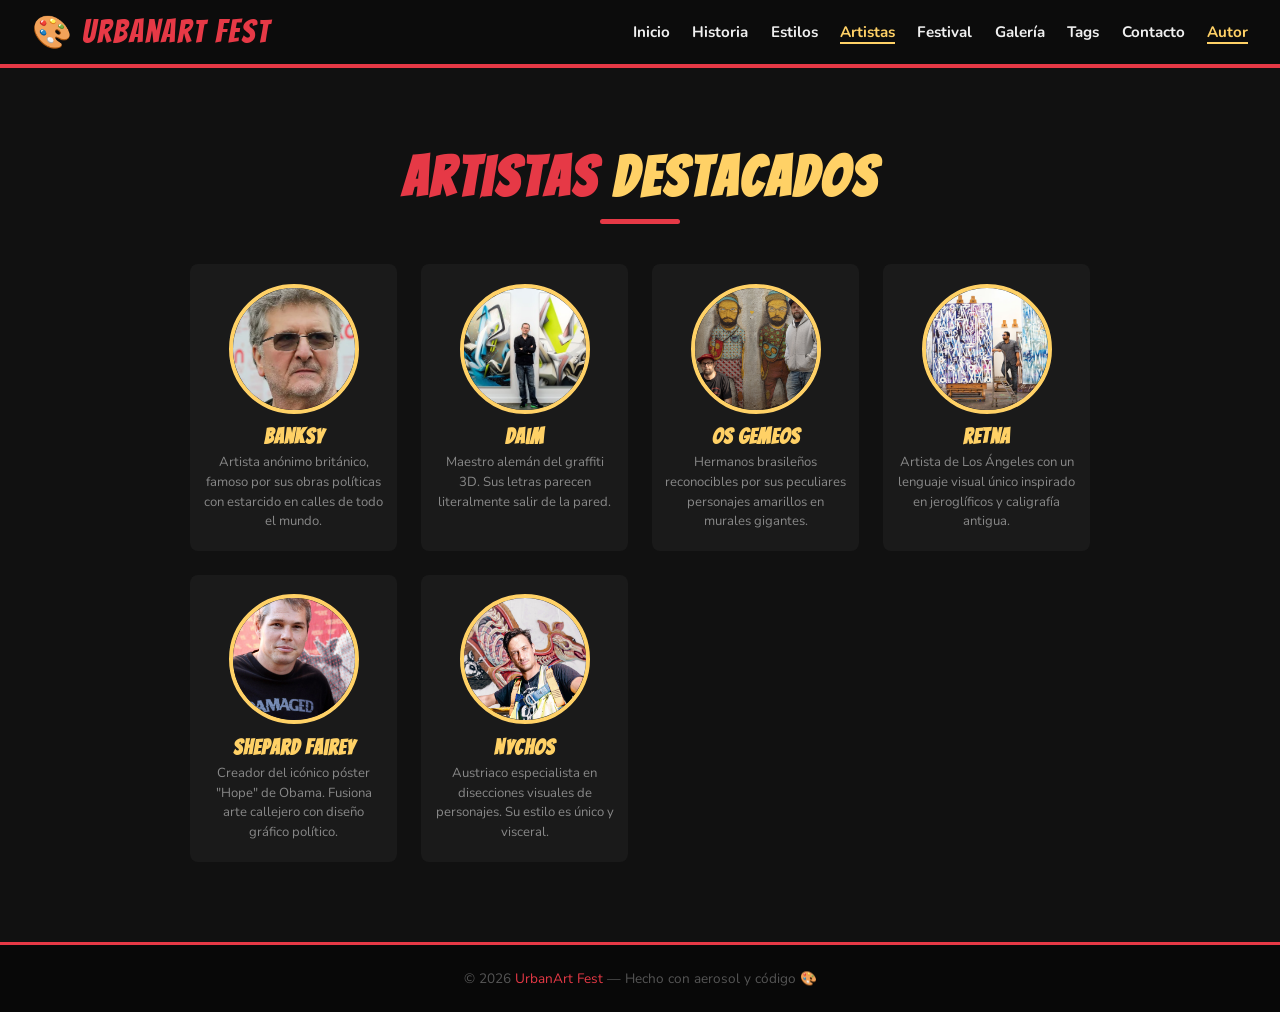
<file: artistas.html>
<!DOCTYPE html>
<html lang="es">
<head>
  <meta charset="UTF-8" />
  <meta name="viewport" content="width=device-width, initial-scale=1.0" />
  <title>UrbanArt Fest 2026 — Artistas</title>
  <link rel="preconnect" href="https://fonts.googleapis.com" />
  <link rel="preconnect" href="https://fonts.gstatic.com" crossorigin />
  <link href="https://fonts.googleapis.com/css2?family=Bangers&family=Nunito:wght@400;700&display=swap" rel="stylesheet" />
  <link rel="stylesheet" href="estilos.css" />
</head>
<body>

  <nav>
    <a class="logo" href="index.html">🎨 UrbanArt Fest</a>
    <ul class="nav-links">
      <li><a href="index.html"                >Inicio</a></li>
      <li><a href="historia.html"             >Historia</a></li>
      <li><a href="estilos.html"              >Estilos</a></li>
      <li><a href="artistas.html" class="activo">Artistas</a></li>
      <li><a href="festival.html"             >Festival</a></li>
      <li><a href="galeria.html"              >Galería</a></li>
      <li><a href="tags.html"                 >Tags</a></li>
      <li><a href="contacto.html"             >Contacto</a></li>
      <li><a href="autor.html" class="activo">Autor</a></li>
    </ul>
  </nav>

  <section style="background:#111111;">
    <h2 class="section-title"><span>Artistas</span> Destacados</h2>
    <div class="divider"></div>

    <div class="artistas-grid">

      <div class="artista-card">
        
        <img src="./img/banksy-paso-mito-under-figura.jpg" alt="Banksy" class="artista-foto" />
        <h3>Banksy</h3>
        <p>Artista anónimo británico, famoso por sus obras políticas con estarcido en calles de todo el mundo.</p>
      </div>

      <div class="artista-card">
        
        <img src="./img/graffiti-artist-mirko-reisser-daim-poses-next-440nw-9760115f.jpg" alt="Daim" class="artista-foto" />
        <h3>Daim</h3>
        <p>Maestro alemán del graffiti 3D. Sus letras parecen literalmente salir de la pared.</p>
      </div>

      <div class="artista-card">
        
        <img src="./img/27osgemeos-artists-brazil-kmtz-mediumSquareAt3X-v2.jpg" alt="Os Gemeos" class="artista-foto" />
        <h3>Os Gemeos</h3>
        <p>Hermanos brasileños reconocibles por sus peculiares personajes amarillos en murales gigantes.</p>
      </div>

      <div class="artista-card">
        
        <img src="./img/3ccebb1f8c02af6224fe6760b17e16ec.jpg" alt="Retna" class="artista-foto" />
        <h3>Retna</h3>
        <p>Artista de Los Ángeles con un lenguaje visual único inspirado en jeroglíficos y caligrafía antigua.</p>
      </div>

      <div class="artista-card">
        
        <img src="./img/960px-Shepard-fairey-2011-westhollywood.jpg" alt="Shepard Fairey" class="artista-foto" />
        <h3>Shepard Fairey</h3>
        <p>Creador del icónico póster "Hope" de Obama. Fusiona arte callejero con diseño gráfico político.</p>
      </div>

      <div class="artista-card">
        
        <img src="./img/13943379_XXL.jpg" alt="Nychos" class="artista-foto" />
        <h3>Nychos</h3>
        <p>Austriaco especialista en disecciones visuales de personajes. Su estilo es único y visceral.</p>
      </div>

    </div>
  </section>

  <footer>
    <p>© 2026 <span>UrbanArt Fest</span> — Hecho con aerosol y código 🎨</p>
  </footer>

</body>
</html>
</file>
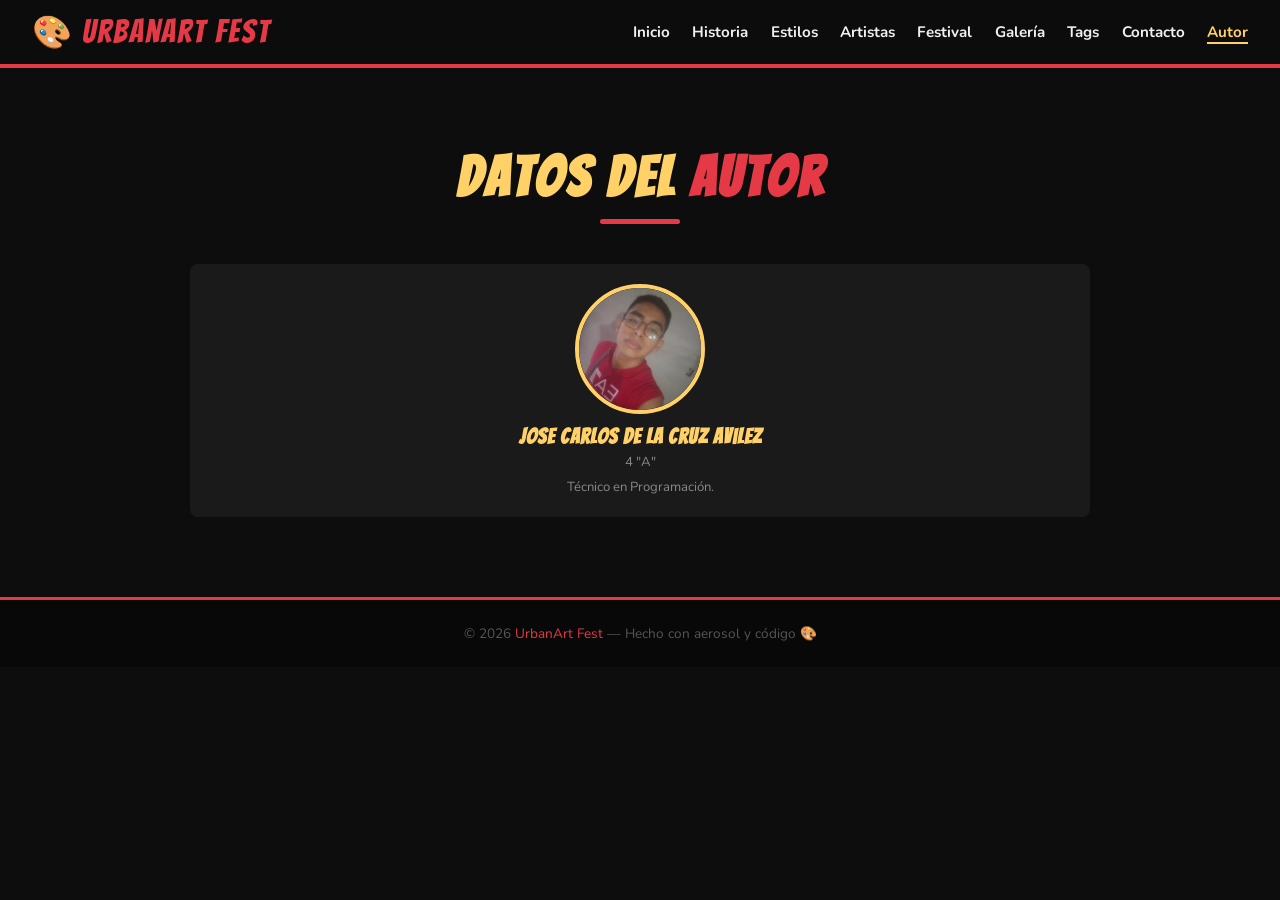
<file: autor.html>
<!DOCTYPE html>
<html lang="es">
<head>
  <meta charset="UTF-8" />
  <meta name="viewport" content="width=device-width, initial-scale=1.0" />
  <title>UrbanArt Fest 2026 — Autor</title>

  <link rel="preconnect" href="https://fonts.googleapis.com" />
  <link rel="preconnect" href="https://fonts.gstatic.com" crossorigin />
  <link href="https://fonts.googleapis.com/css2?family=Bangers&family=Nunito:wght@400;700&display=swap" rel="stylesheet" />
  <link rel="stylesheet" href="estilos.css" />
</head>
<body>

  <nav>
    <a class="logo" href="index.html">🎨 UrbanArt Fest</a>

    <ul class="nav-links">
      <li><a href="index.html">Inicio</a></li>
      <li><a href="historia.html">Historia</a></li>
      <li><a href="estilos.html">Estilos</a></li>
      <li><a href="artistas.html">Artistas</a></li>
      <li><a href="festival.html">Festival</a></li>
      <li><a href="galeria.html">Galería</a></li>
      <li><a href="tags.html">Tags</a></li>
      <li><a href="contacto.html">Contacto</a></li>
      <li><a href="autor.html" class="activo">Autor</a></li>
    </ul>
  </nav>

  <section>
    <h2 class="section-title">Datos del <span>Autor</span></h2>
    <div class="divider"></div>

    <div class="artistas-grid">

      <div class="artista-card autor-card">

        <img src="./img/fto1.jpg" alt="Foto del autor" class="artista-foto">

        <h3>Jose Carlos de la Cruz Avilez</h3>

        <p>
          4 "A"
        </p>

        <p>
          Técnico en Programación.
        </p>

      </div>

    </div>
  </section>

  <footer>
    <p>© 2026 <span>UrbanArt Fest</span> — Hecho con aerosol y código 🎨</p>
  </footer>

</body>
</html>
</file>
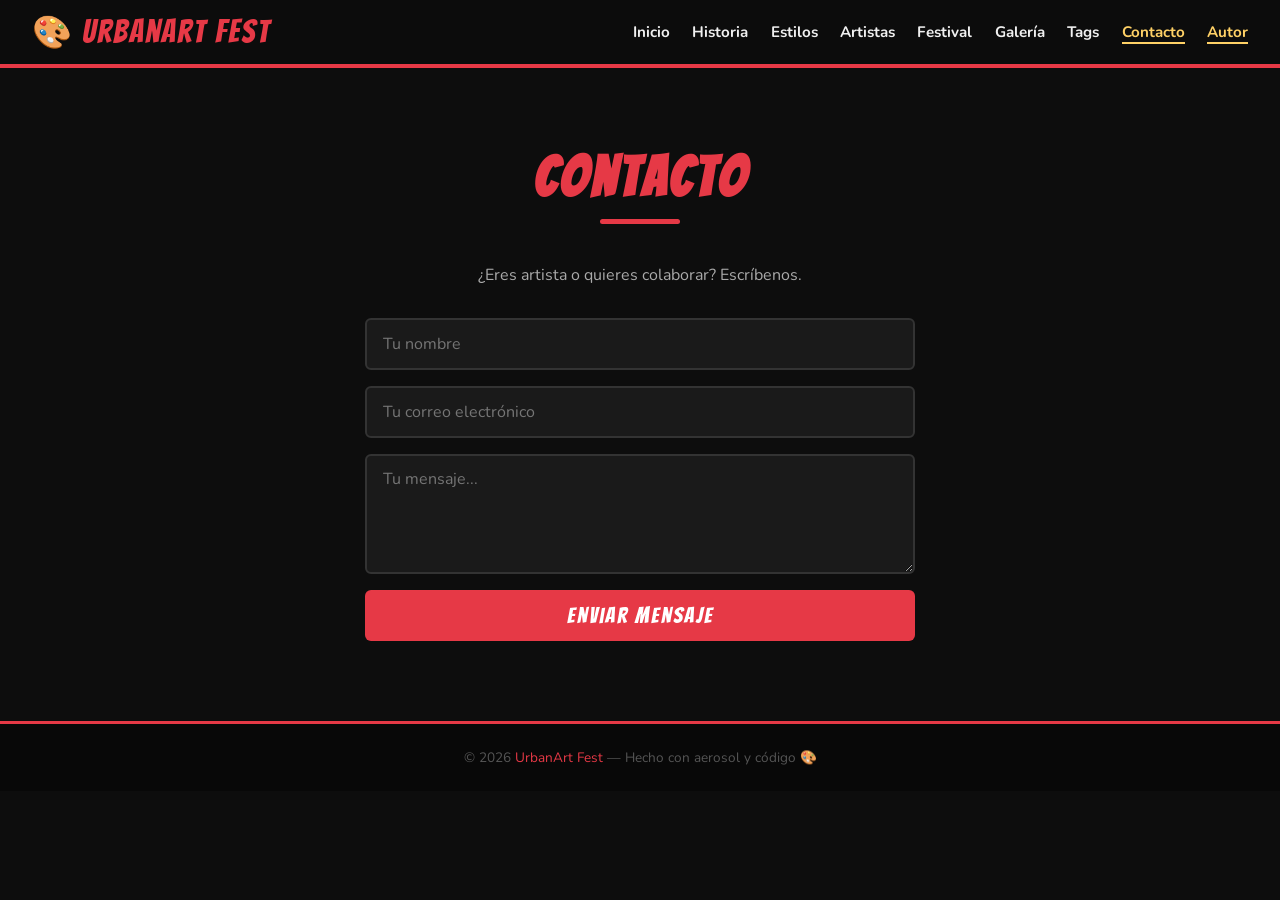
<file: contacto.html>
<!DOCTYPE html>
<html lang="es">
<head>
  <meta charset="UTF-8" />
  <meta name="viewport" content="width=device-width, initial-scale=1.0" />
  <title>UrbanArt Fest 2026 — Contacto</title>
  <link rel="preconnect" href="https://fonts.googleapis.com" />
  <link rel="preconnect" href="https://fonts.gstatic.com" crossorigin />
  <link href="https://fonts.googleapis.com/css2?family=Bangers&family=Nunito:wght@400;700&display=swap" rel="stylesheet" />
  <link rel="stylesheet" href="estilos.css" />
</head>
<body>

  <nav>
    <a class="logo" href="index.html">🎨 UrbanArt Fest</a>
    <ul class="nav-links">
      <li><a href="index.html"               >Inicio</a></li>
      <li><a href="historia.html"            >Historia</a></li>
      <li><a href="estilos.html"             >Estilos</a></li>
      <li><a href="artistas.html"            >Artistas</a></li>
      <li><a href="festival.html"            >Festival</a></li>
      <li><a href="galeria.html"             >Galería</a></li>
      <li><a href="tags.html"                >Tags</a></li>
      <li><a href="contacto.html" class="activo">Contacto</a></li>
      <li><a href="autor.html" class="activo">Autor</a></li>
    </ul>
  </nav>

  <section style="text-align:center;">
    <h2 class="section-title"><span>Contacto</span></h2>
    <div class="divider"></div>
    <p class="contacto-desc">¿Eres artista o quieres colaborar? Escríbenos.</p>

    <form class="contacto-form" action="#" method="post">
      <input type="text"  name="nombre"  placeholder="Tu nombre"             required />
      <input type="email" name="correo"  placeholder="Tu correo electrónico" required />
      <textarea           name="mensaje" placeholder="Tu mensaje..."         required></textarea>
      <button type="submit">Enviar mensaje</button>
    </form>
  </section>

  <footer>
    <p>© 2026 <span>UrbanArt Fest</span> — Hecho con aerosol y código 🎨</p>
  </footer>

</body>
</html>
</file>
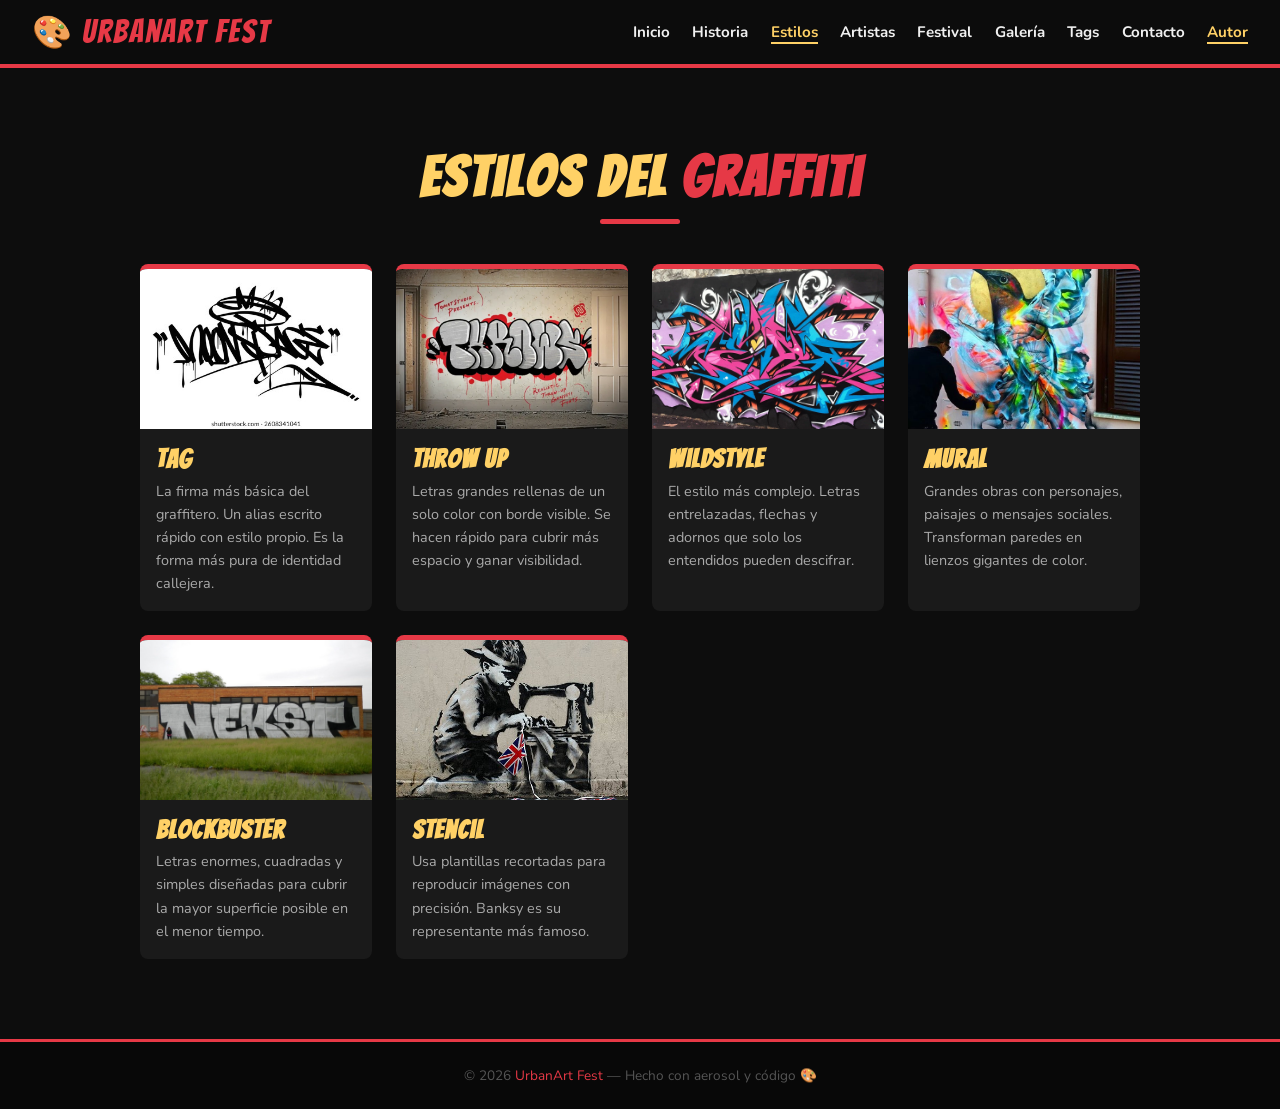
<file: estilos.html>
<!DOCTYPE html>
<html lang="es">
<head>
  <meta charset="UTF-8" />
  <meta name="viewport" content="width=device-width, initial-scale=1.0" />
  <title>UrbanArt Fest 2026 — Estilos</title>
  <link rel="preconnect" href="https://fonts.googleapis.com" />
  <link rel="preconnect" href="https://fonts.gstatic.com" crossorigin />
  <link href="https://fonts.googleapis.com/css2?family=Bangers&family=Nunito:wght@400;700&display=swap" rel="stylesheet" />
  <link rel="stylesheet" href="estilos.css" />
</head>
<body>

  <nav>
    <a class="logo" href="index.html">🎨 UrbanArt Fest</a>
    <ul class="nav-links">
      <li><a href="index.html"              >Inicio</a></li>
      <li><a href="historia.html"           >Historia</a></li>
      <li><a href="estilos.html" class="activo">Estilos</a></li>
      <li><a href="artistas.html"           >Artistas</a></li>
      <li><a href="festival.html"           >Festival</a></li>
      <li><a href="galeria.html"            >Galería</a></li>
      <li><a href="tags.html"             >Tags</a></li>
      <li><a href="contacto.html"           >Contacto</a></li>
      <li><a href="autor.html" class="activo">Autor</a></li> 
    </ul>
  </nav>

  <section>
    <h2 class="section-title">Estilos del <span>Graffiti</span></h2>
    <div class="divider"></div>

    <div class="cards">

      <div class="card">
       
        <img src="./img/moon-space-graffiti-tag-style-260nw-2608341041.jpg" alt="Estilo Tag" class="card-img" />
        <div class="card-body">
          <h3>Tag</h3>
          <p>La firma más básica del graffitero. Un alias escrito rápido con estilo propio. Es la forma más pura de identidad callejera.</p>
        </div>
      </div>

      <div class="card">
        
        <img src="./img/graffiti-throw-up-font-1-preview.webp" alt="Estilo Throw Up" class="card-img" />
        <div class="card-body">
          <h3>Throw Up</h3>
          <p>Letras grandes rellenas de un solo color con borde visible. Se hacen rápido para cubrir más espacio y ganar visibilidad.</p>
        </div>
      </div>

      <div class="card">
        
        <img src="./img/e38d90205069949.66b4487622f03.jpg" alt="Estilo Wildstyle" class="card-img" />
        <div class="card-body">
          <h3>Wildstyle</h3>
          <p>El estilo más complejo. Letras entrelazadas, flechas y adornos que solo los entendidos pueden descifrar.</p>
        </div>
      </div>

      <div class="card">
        
        <img src="./img/71f07b1926b9349b45158391b9282358.jpg" alt="Estilo Mural" class="card-img" />
        <div class="card-body">
          <h3>Mural</h3>
          <p>Grandes obras con personajes, paisajes o mensajes sociales. Transforman paredes en lienzos gigantes de color.</p>
        </div>
      </div>

      <div class="card">
       
        <img src="./img/nekst-blockbuster-tribute-v0-qnYkcspIl0pS87TMIS13I0tzW4X7KQ3t9YRCtEVNHSo.jpg" alt="Estilo Blockbuster" class="card-img" />
        <div class="card-body">
          <h3>Blockbuster</h3>
          <p>Letras enormes, cuadradas y simples diseñadas para cubrir la mayor superficie posible en el menor tiempo.</p>
        </div>
      </div>

      <div class="card">
        
        <img src="./img/about-the-stencil-in-the-street-art-609360.jpg" alt="Estilo Stencil" class="card-img" />
        <div class="card-body">
          <h3>Stencil</h3>
          <p>Usa plantillas recortadas para reproducir imágenes con precisión. Banksy es su representante más famoso.</p>
        </div>
      </div>

    </div>
  </section>

  <footer>
    <p>© 2026 <span>UrbanArt Fest</span> — Hecho con aerosol y código 🎨</p>
  </footer>

</body>
</html>
</file>
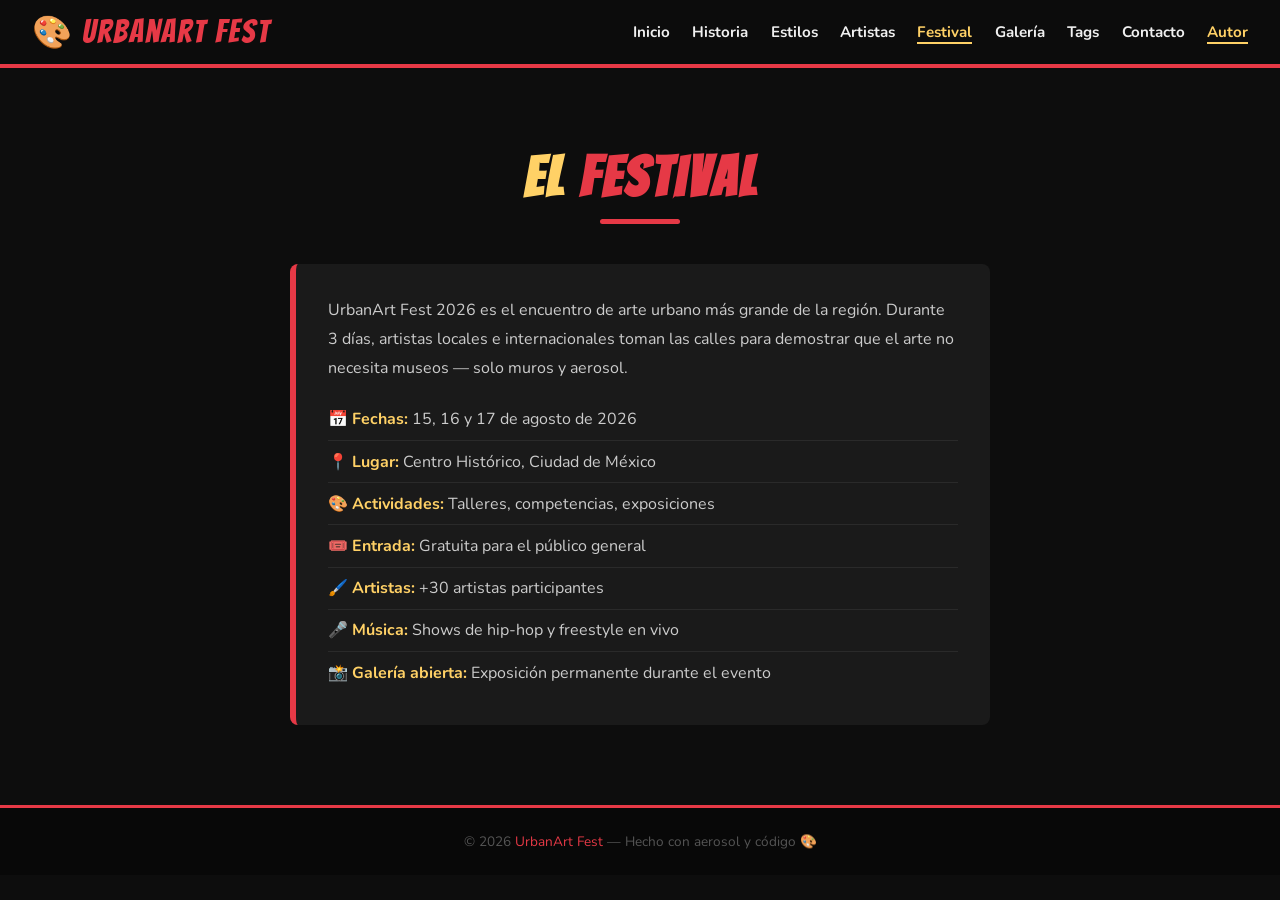
<file: festival.html>
<!DOCTYPE html>
<html lang="es">
<head>
  <meta charset="UTF-8" />
  <meta name="viewport" content="width=device-width, initial-scale=1.0" />
  <title>UrbanArt Fest 2026 — Festival</title>
  <link rel="preconnect" href="https://fonts.googleapis.com" />
  <link rel="preconnect" href="https://fonts.gstatic.com" crossorigin />
  <link href="https://fonts.googleapis.com/css2?family=Bangers&family=Nunito:wght@400;700&display=swap" rel="stylesheet" />
  <link rel="stylesheet" href="estilos.css" />
</head>
<body>

  <nav>
    <a class="logo" href="index.html">🎨 UrbanArt Fest</a>
    <ul class="nav-links">
      <li><a href="index.html"               >Inicio</a></li>
      <li><a href="historia.html"            >Historia</a></li>
      <li><a href="estilos.html"             >Estilos</a></li>
      <li><a href="artistas.html"            >Artistas</a></li>
      <li><a href="festival.html" class="activo">Festival</a></li>
      <li><a href="galeria.html"             >Galería</a></li>
      <li><a href="tags.html"               >Tags</a></li>
      <li><a href="contacto.html"            >Contacto</a></li>
      <li><a href="autor.html" class="activo">Autor</a></li>
    </ul>
  </nav>

  <section>
    <h2 class="section-title">El <span>Festival</span></h2>
    <div class="divider"></div>

    <div class="festival-info">
      <p>
        UrbanArt Fest 2026 es el encuentro de arte urbano más grande de la región.
        Durante 3 días, artistas locales e internacionales toman las calles para
        demostrar que el arte no necesita museos — solo muros y aerosol.
      </p>
      <ul>
        <li>📅 <span>Fechas:</span> 15, 16 y 17 de agosto de 2026</li>
        <li>📍 <span>Lugar:</span> Centro Histórico, Ciudad de México</li>
        <li>🎨 <span>Actividades:</span> Talleres, competencias, exposiciones</li>
        <li>🎟️ <span>Entrada:</span> Gratuita para el público general</li>
        <li>🖌️ <span>Artistas:</span> +30 artistas participantes</li>
        <li>🎤 <span>Música:</span> Shows de hip-hop y freestyle en vivo</li>
        <li>📸 <span>Galería abierta:</span> Exposición permanente durante el evento</li>
      </ul>
    </div>
  </section>

  <footer>
    <p>© 2026 <span>UrbanArt Fest</span> — Hecho con aerosol y código 🎨</p>
  </footer>

</body>
</html>
</file>
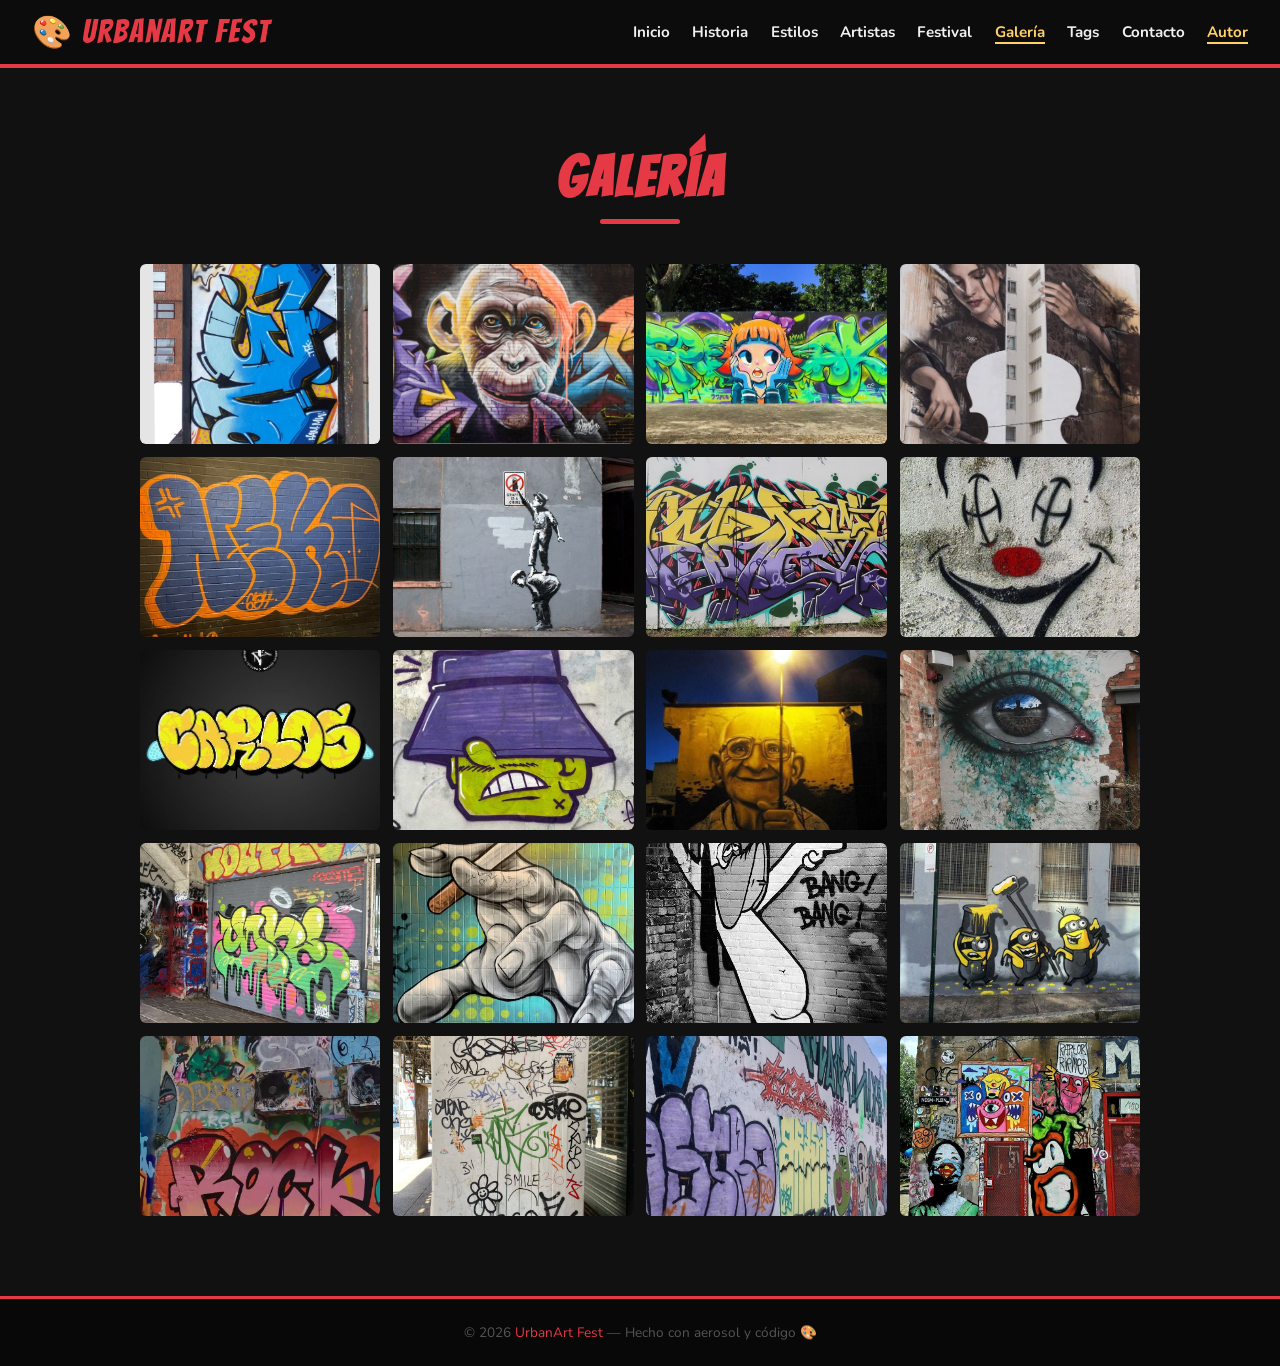
<file: galeria.html>
<!DOCTYPE html>
<html lang="es">
<head>
  <meta charset="UTF-8" />
  <meta name="viewport" content="width=device-width, initial-scale=1.0" />
  <title>UrbanArt Fest 2026 — Galería</title>
  <link rel="preconnect" href="https://fonts.googleapis.com" />
  <link rel="preconnect" href="https://fonts.gstatic.com" crossorigin />
  <link href="https://fonts.googleapis.com/css2?family=Bangers&family=Nunito:wght@400;700&display=swap" rel="stylesheet" />
  <link rel="stylesheet" href="estilos.css" />
</head>
<body>

  <nav>
    <a class="logo" href="index.html">🎨 UrbanArt Fest</a>
    <ul class="nav-links">
      <li><a href="index.html"              >Inicio</a></li>
      <li><a href="historia.html"           >Historia</a></li>
      <li><a href="estilos.html"            >Estilos</a></li>
      <li><a href="artistas.html"           >Artistas</a></li>
      <li><a href="festival.html"           >Festival</a></li>
      <li><a href="galeria.html" class="activo">Galería</a></li>
      <li><a href="tags.html"          >Tags</a></li>
      <li><a href="contacto.html"           >Contacto</a></li>
      <li><a href="autor.html" class="activo">Autor</a></li>
    </ul>
  </nav>

  <section style="background:#111111;">
    <h2 class="section-title"><span>Galería</span></h2>
    <div class="divider"></div>

    <div class="galeria-grid">
      <div class="galeria-item">
        <img src="./img/1.jpg" alt="Graffiti 1" />
      </div>
      <div class="galeria-item">
        <img src="./img/2.jpg" alt="Graffiti 2" />
      </div>
      <div class="galeria-item">
        <img src="./img/3.jpg" alt="Graffiti 3" />
      </div>
      <div class="galeria-item">
        <img src="./img/4.jpg" alt="Graffiti 4" />
      </div>
      <div class="galeria-item">
        <img src="./img/5.jpg" alt="Graffiti 5" />
      </div>
      <div class="galeria-item">
        <img src="./img/6.jpg" alt="Graffiti 6" />
      </div>
      <div class="galeria-item">
        <img src="./img/7.jpg" alt="Graffiti 7" />
      </div>
      <div class="galeria-item">
        <img src="./img/8.jpg" alt="Graffiti 8" />
      </div>
      <div class="galeria-item">
        <img src="./img/9.jpg" alt="Graffiti 9" />
      </div>
      <div class="galeria-item">
        <img src="./img/10.jpg" alt="Graffiti 10" />
      </div>
      <div class="galeria-item">
        <img src="./img/11.jpg" alt="Graffiti 11" />
      </div>
      <div class="galeria-item">
        <img src="./img/12.jpg" alt="Graffiti 12" />
      </div>
      <div class="galeria-item">
        <img src="./img/13.jpg" alt="Graffiti 13" />
      </div>
      <div class="galeria-item">
        <img src="./img/14.jpg" alt="Graffiti 14" />
      </div>
      <div class="galeria-item">
        <img src="./img/15.jpg" alt="Graffiti 16" />
      </div>
      <div class="galeria-item">
        <img src="./img/16.jpg" alt="Graffiti 16" />
      </div>
      <div class="galeria-item">
        <img src="./img/17.jpg" alt="Graffiti 17" />
      </div>
      <div class="galeria-item">
        <img src="./img/18.jpg" alt="Graffiti 18" />
      </div>
      <div class="galeria-item">
        <img src="./img/19.jpg" alt="Graffiti 19" />
      </div>
      <div class="galeria-item">
        <img src="./img/20.jpg" alt="Graffiti 20" />
      </div>
    </div>
  </section>

  <footer>
    <p>© 2026 <span>UrbanArt Fest</span> — Hecho con aerosol y código 🎨</p>
  </footer>

</body>
</html>
</file>
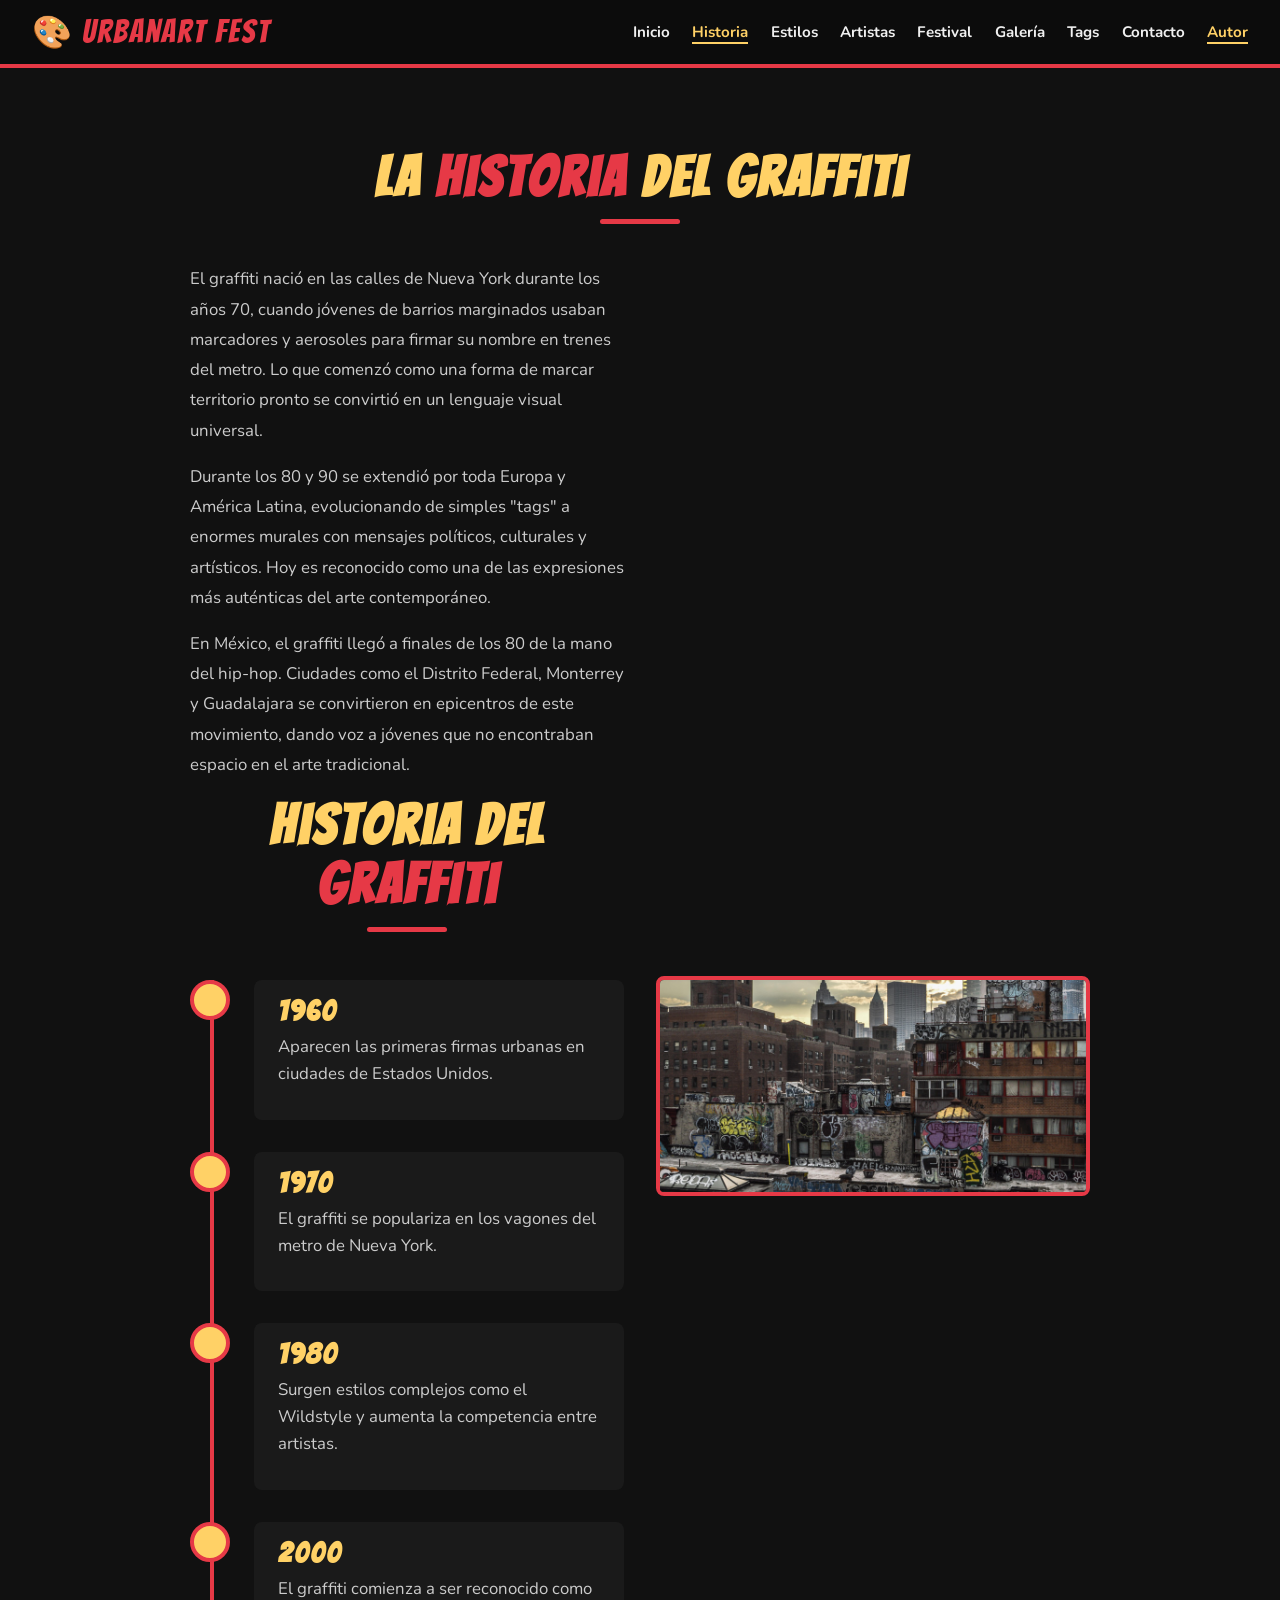
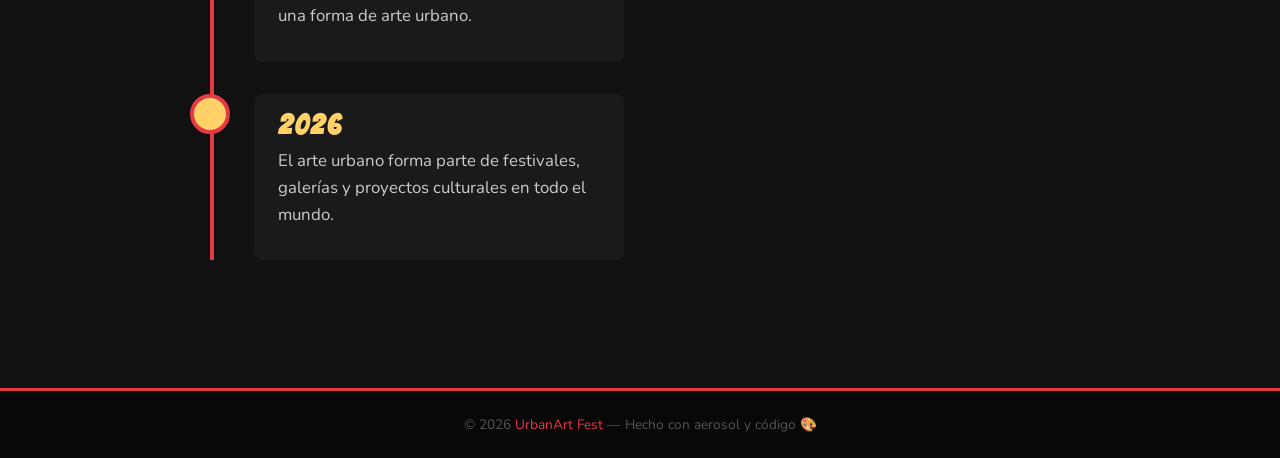
<file: historia.html>
<!DOCTYPE html>
<html lang="es">
<head>
  <meta charset="UTF-8" />
  <meta name="viewport" content="width=device-width, initial-scale=1.0" />
  <title>UrbanArt Fest 2026 — Historia</title>
  <link rel="preconnect" href="https://fonts.googleapis.com" />
  <link rel="preconnect" href="https://fonts.gstatic.com" crossorigin />
  <link href="https://fonts.googleapis.com/css2?family=Bangers&family=Nunito:wght@400;700&display=swap" rel="stylesheet" />
  <link rel="stylesheet" href="estilos.css" />
</head>
<body>

  <nav>
    <a class="logo" href="index.html">🎨 UrbanArt Fest</a>
    <ul class="nav-links">
      <li><a href="index.html"               >Inicio</a></li>
      <li><a href="historia.html" class="activo">Historia</a></li>
      <li><a href="estilos.html"             >Estilos</a></li>
      <li><a href="artistas.html"            >Artistas</a></li>
      <li><a href="festival.html"            >Festival</a></li>
      <li><a href="galeria.html"             >Galería</a></li>
      <li><a href="tags.html"        >Tags</a></li>
      <li><a href="contacto.html"            >Contacto</a></li>
      <li><a href="autor.html" class="activo">Autor</a></li>
    </ul>
  </nav>

  <section style="background:#111111;">
    <h2 class="section-title">La <span>Historia</span> del Graffiti</h2>
    <div class="divider"></div>

    <div class="historia-grid">
      <div>
        <p>
          El graffiti nació en las calles de Nueva York durante los años 70,
          cuando jóvenes de barrios marginados usaban marcadores y aerosoles
          para firmar su nombre en trenes del metro. Lo que comenzó como una
          forma de marcar territorio pronto se convirtió en un lenguaje visual
          universal.
        </p>
        <p>
          Durante los 80 y 90 se extendió por toda Europa y América Latina,
          evolucionando de simples "tags" a enormes murales con mensajes
          políticos, culturales y artísticos. Hoy es reconocido como una de
          las expresiones más auténticas del arte contemporáneo.
        </p>
        <p>
          En México, el graffiti llegó a finales de los 80 de la mano del
          hip-hop. Ciudades como el Distrito Federal, Monterrey y Guadalajara
          se convirtieron en epicentros de este movimiento, dando voz a
          jóvenes que no encontraban espacio en el arte tradicional.
        </p>

        <h2 class="section-title">Historia del <span>Graffiti</span></h2>
<div class="divider"></div>

<div class="timeline">

  <div class="timeline-item">
    <div class="timeline-dot"></div>

    <div class="timeline-content">
      <h3>1960</h3>
      <p>
        Aparecen las primeras firmas urbanas en ciudades de Estados Unidos.
      </p>
    </div>
  </div>

  <div class="timeline-item">
    <div class="timeline-dot"></div>

    <div class="timeline-content">
      <h3>1970</h3>
      <p>
        El graffiti se populariza en los vagones del metro de Nueva York.
      </p>
    </div>
  </div>

  <div class="timeline-item">
    <div class="timeline-dot"></div>

    <div class="timeline-content">
      <h3>1980</h3>
      <p>
        Surgen estilos complejos como el Wildstyle y aumenta la competencia entre artistas.
      </p>
    </div>
  </div>

  <div class="timeline-item">
    <div class="timeline-dot"></div>

    <div class="timeline-content">
      <h3>2000</h3>
      <p>
        El graffiti comienza a ser reconocido como una forma de arte urbano.
      </p>
    </div>
  </div>

  <div class="timeline-item">
    <div class="timeline-dot"></div>

    <div class="timeline-content">
      <h3>2026</h3>
      <p>
        El arte urbano forma parte de festivales, galerías y proyectos culturales en todo el mundo.
      </p>
    </div>
  </div>

</div>
      </div>

      <img src="./img/post-breve-historia-graffitis-4.jpg" alt="Historia del graffiti" class="historia-img">
    </div>
  </section>

  <footer>
    <p>© 2026 <span>UrbanArt Fest</span> — Hecho con aerosol y código 🎨</p>
  </footer>

</body>
</html>
</file>
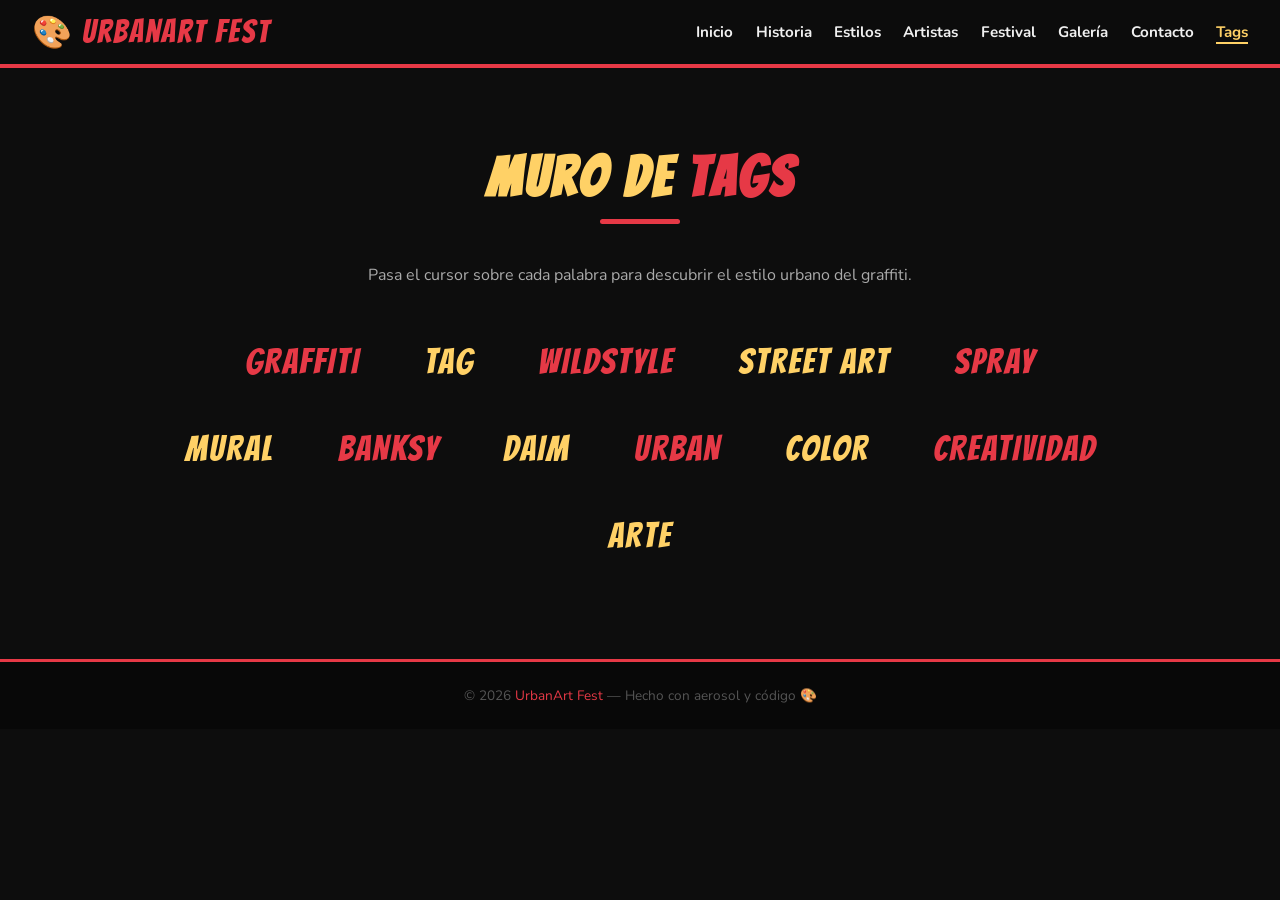
<file: tags.html>
<!DOCTYPE html>
<html lang="es">
<head>
  <meta charset="UTF-8" />
  <meta name="viewport" content="width=device-width, initial-scale=1.0" />
  <title>UrbanArt Fest 2026 — Tags</title>

  <link rel="preconnect" href="https://fonts.googleapis.com" />
  <link rel="preconnect" href="https://fonts.gstatic.com" crossorigin />
  <link href="https://fonts.googleapis.com/css2?family=Bangers&family=Nunito:wght@400;700&display=swap" rel="stylesheet" />
  <link rel="stylesheet" href="estilos.css" />
</head>
<body>

<nav>
  <a class="logo" href="index.html">🎨 UrbanArt Fest</a>

  <ul class="nav-links">
    <li><a href="index.html">Inicio</a></li>
    <li><a href="historia.html">Historia</a></li>
    <li><a href="estilos.html">Estilos</a></li>
    <li><a href="artistas.html">Artistas</a></li>
    <li><a href="festival.html">Festival</a></li>
    <li><a href="galeria.html">Galería</a></li>
    <li><a href="contacto.html">Contacto</a></li>
    <li><a href="tags.html" class="activo">Tags</a></li>
  </ul>
</nav>

<section>

  <h2 class="section-title">
    Muro de <span>Tags</span>
  </h2>

  <div class="divider"></div>

  <p class="contacto-desc">
    Pasa el cursor sobre cada palabra para descubrir el estilo urbano del graffiti.
  </p>

  <div class="muro-tags">

    <span>GRAFFITI</span>
    <span>TAG</span>
    <span>WILDSTYLE</span>
    <span>STREET ART</span>
    <span>SPRAY</span>
    <span>MURAL</span>
    <span>BANKSY</span>
    <span>DAIM</span>
    <span>URBAN</span>
    <span>COLOR</span>
    <span>CREATIVIDAD</span>
    <span>ARTE</span>

  </div>

</section>

<footer>
  <p>© 2026 <span>UrbanArt Fest</span> — Hecho con aerosol y código 🎨</p>
</footer>

</body>
</html>
</file>
<file: estilos.css>
*, *::before, *::after {
  box-sizing: border-box;
  margin: 0;
  padding: 0;
}

html { scroll-behavior: smooth; }

body {
  font-family: 'Nunito', sans-serif;
  background: #0d0d0d;
  color: #f0f0f0;
  overflow-x: hidden;
}

nav {
  position: sticky;
  top: 0;
  z-index: 100;
  background: rgba(13, 13, 13, 0.97);
  border-bottom: 4px solid #e63946;
  display: flex;
  align-items: center;
  justify-content: space-between;
  padding: 0.8rem 2rem;
  flex-wrap: wrap;
  gap: 0.5rem;
}

.logo {
  font-family: 'Bangers', cursive;
  font-size: 2rem;
  color: #e63946;
  letter-spacing: 2px;
  text-decoration: none;
}

.nav-links {
  list-style: none;
  display: flex;
  gap: 1.4rem;
  flex-wrap: wrap;
}

.nav-links a {
  color: #f0f0f0;
  text-decoration: none;
  font-weight: 700;
  font-size: 0.95rem;
  border-bottom: 2px solid transparent;
  transition: color 0.2s, border-bottom-color 0.2s;
}

.nav-links a:hover,
.nav-links a.activo {
  color: #ffd166;
  border-bottom-color: #ffd166;
}

section {
  padding: 5rem 1.5rem;
}

.section-title {
  font-family: 'Bangers', cursive;
  font-size: clamp(2.2rem, 6vw, 3.5rem);
  letter-spacing: 3px;
  margin-bottom: 0.8rem;
  color: #ffd166;
  text-align: center;
}

.section-title span { color: #e63946; }

.divider {
  width: 80px;
  height: 5px;
  background: #e63946;
  margin: 0 auto 2.5rem;
  border-radius: 3px;
}

.btn {
  display: inline-block;
  padding: 0.8rem 2.2rem;
  background: #e63946;
  color: #ffffff;
  font-family: 'Bangers', cursive;
  font-size: 1.4rem;
  letter-spacing: 2px;
  text-decoration: none;
  border-radius: 4px;
  border: 3px solid #ffffff;
  transition: background 0.2s, color 0.2s;
}

.btn:hover {
  background: #ffd166;
  color: #0d0d0d;
}

.hero {
  position: relative;
  min-height: 100vh;
  display: flex;
  flex-direction: column;
  align-items: center;
  justify-content: center;
  text-align: center;
  overflow: hidden;
}

.hero-bg {
  position: absolute;
  inset: 0;
  background: url('hero.jpg') center / cover no-repeat;
  background-color: #1a1a2e;
  filter: brightness(0.40);
  z-index: 0;
}

.hero-content {
  position: relative;
  z-index: 1;
  padding: 2rem;
}

.hero-content h1 {
  font-family: 'Bangers', cursive;
  font-size: clamp(3rem, 10vw, 7rem);
  line-height: 1;
  color: #ffffff;
  text-shadow: 4px 4px 0 #e63946, 8px 8px 0 #000000;
  letter-spacing: 4px;
}

.hero-content p {
  margin-top: 1rem;
  font-size: clamp(1rem, 3vw, 1.4rem);
  color: #ffd166;
  font-style: italic;
}

.hero-content .btn { margin-top: 2rem; }

.historia-grid {
  display: grid;
  grid-template-columns: 1fr 1fr;
  gap: 2rem;
  max-width: 900px;
  margin: 0 auto;
  align-items: center;
}

.historia-grid p {
  line-height: 1.8;
  font-size: 1.05rem;
  color: #cccccc;
  margin-bottom: 1rem;
}

.historia-img {
  width: 100%;
  border-radius: 8px;
  border: 4px solid #e63946;
  display: block;
  object-fit: cover;
  min-height: 220px;
  background: #222222;
}

.cards {
  display: grid;
  grid-template-columns: repeat(auto-fit, minmax(220px, 1fr));
  gap: 1.5rem;
  max-width: 1000px;
  margin: 0 auto;
}

.card {
  background: #1a1a1a;
  border-radius: 8px;
  border-top: 5px solid #e63946;
  overflow: hidden;
  transition: transform 0.2s;
}

.card:hover { transform: translateY(-6px); }

.card-img {
  width: 100%;
  height: 160px;
  object-fit: cover;
  display: block;
  background: #2a2a2a;
}

.card-body { padding: 1rem; }

.card-body h3 {
  font-family: 'Bangers', cursive;
  font-size: 1.6rem;
  color: #ffd166;
  letter-spacing: 1px;
}

.card-body p {
  margin-top: 0.4rem;
  font-size: 0.9rem;
  color: #aaaaaa;
  line-height: 1.6;
}

.artistas-grid {
  display: grid;
  grid-template-columns: repeat(auto-fit, minmax(180px, 1fr));
  gap: 1.5rem;
  max-width: 900px;
  margin: 0 auto;
  text-align: center;
}

.artista-card {
  background: #1a1a1a;
  border-radius: 8px;
  padding-bottom: 1.2rem;
  overflow: hidden;
}

.artista-foto {
  width: 130px;
  height: 130px;
  border-radius: 50%;
  border: 4px solid #ffd166;
  object-fit: cover;
  display: block;
  margin: 1.2rem auto 0.8rem;
  background: #2a2a2a;
}

.artista-card h3 {
  font-family: 'Bangers', cursive;
  font-size: 1.3rem;
  color: #ffd166;
  letter-spacing: 1px;
}

.artista-card p {
  font-size: 0.82rem;
  color: #888888;
  margin-top: 0.3rem;
  padding: 0 0.8rem;
  line-height: 1.5;
}

.festival-info {
  max-width: 700px;
  margin: 0 auto;
  background: #1a1a1a;
  border-left: 6px solid #e63946;
  border-radius: 8px;
  padding: 2rem;
}

.festival-info > p {
  color: #cccccc;
  line-height: 1.8;
  margin-bottom: 1rem;
}

.festival-info ul { list-style: none; }

.festival-info ul li {
  padding: 0.6rem 0;
  border-bottom: 1px solid #2a2a2a;
  font-size: 1rem;
  color: #cccccc;
}

.festival-info ul li:last-child { border-bottom: none; }

.festival-info ul li span {
  color: #ffd166;
  font-weight: 700;
}

.galeria-grid {
  display: grid;
  grid-template-columns: repeat(auto-fit, minmax(200px, 1fr));
  gap: 0.8rem;
  max-width: 1000px;
  margin: 0 auto;
}

.galeria-item {
  overflow: hidden;
  border-radius: 6px;
  background: #2a2a2a;
  min-height: 180px;
}

.galeria-item img {
  width: 100%;
  height: 180px;
  object-fit: cover;
  display: block;
  transition: transform 0.3s;
}

.galeria-item img:hover { transform: scale(1.08); }

.contacto-desc {
  color: #aaaaaa;
  margin-bottom: 2rem;
  font-size: 1rem;
  text-align: center;
}

.contacto-form {
  max-width: 550px;
  margin: 0 auto;
  display: flex;
  flex-direction: column;
  gap: 1rem;
}

.contacto-form input,
.contacto-form textarea {
  padding: 0.8rem 1rem;
  border-radius: 6px;
  border: 2px solid #333333;
  background: #1a1a1a;
  color: #f0f0f0;
  font-family: 'Nunito', sans-serif;
  font-size: 1rem;
  outline: none;
}

.contacto-form input:focus,
.contacto-form textarea:focus { border-color: #e63946; }

.contacto-form textarea {
  min-height: 120px;
  resize: vertical;
}

.contacto-form button {
  padding: 0.85rem;
  background: #e63946;
  color: #ffffff;
  border: none;
  border-radius: 6px;
  font-family: 'Bangers', cursive;
  font-size: 1.4rem;
  letter-spacing: 2px;
  cursor: pointer;
  transition: background 0.2s, color 0.2s;
}

.contacto-form button:hover {
  background: #ffd166;
  color: #0d0d0d;
}

footer {
  text-align: center;
  padding: 1.5rem;
  background: #080808;
  color: #555555;
  font-size: 0.85rem;
  border-top: 3px solid #e63946;
}

footer span { color: #e63946; }

@media (max-width: 768px) {
  nav { padding: 0.8rem 1rem; }
  .historia-grid { grid-template-columns: 1fr; }
  .historia-img { order: -1; }
}

@media (max-width: 480px) {
  .logo { font-size: 1.5rem; }
  .nav-links { gap: 0.7rem; }
  .nav-links a { font-size: 0.85rem; }
  section { padding: 3.5rem 1rem; }
  .cards { grid-template-columns: 1fr; }
  .galeria-grid { grid-template-columns: 1fr 1fr; }
}
 

.autor-container{
  max-width: 900px;
  margin: 0 auto;
  display: flex;
  gap: 2rem;
  align-items: center;
}

.autor-foto{
  width: 220px;
  height: 220px;
  object-fit: cover;
  border-radius: 50%;
  border: 6px solid #ffd166;
  flex-shrink: 0;
}

.autor-container .festival-info{
  margin: 0;
}

.autor-container span{
  color: #ffd166;
  font-weight: 700;
}

@media (max-width:768px){

  .autor-container{
    flex-direction: column;
    text-align: center;
  }

  .autor-foto{
    width: 180px;
    height: 180px;
  }

}

.muro-tags{
  max-width: 1000px;
  margin: 0 auto;
  text-align: center;
}

.muro-tags span{
  display: inline-block;
  margin: 15px;
  padding: 10px 15px;
  font-family: 'Bangers', cursive;
  font-size: 2.2rem;
  letter-spacing: 2px;
  color: #f0f0f0;
  transition: all .3s ease;
  cursor: default;
}

.muro-tags span:nth-child(odd){
  color: #e63946;
}

.muro-tags span:nth-child(even){
  color: #ffd166;
}

.muro-tags span:hover{
  transform: rotate(-8deg) scale(1.25);
  text-shadow: 0 0 15px currentColor;
}

.timeline{
  max-width: 900px;
  margin: 3rem auto;
  position: relative;
}

.timeline::before{
  content: "";
  position: absolute;
  left: 20px;
  top: 0;
  width: 4px;
  height: 100%;
  background: #e63946;
}

.timeline-item{
  display: flex;
  gap: 1.5rem;
  margin-bottom: 2rem;
  position: relative;
}

.timeline-dot{
  width: 40px;
  height: 40px;
  background: #ffd166;
  border: 4px solid #e63946;
  border-radius: 50%;
  flex-shrink: 0;
  z-index: 2;
}

.timeline-content{
  background: #1a1a1a;
  padding: 1rem 1.5rem;
  border-radius: 8px;
  flex: 1;
  transition: .3s;
}

.timeline-content:hover{
  transform: translateX(10px);
  box-shadow: 0 0 15px rgba(230,57,70,.5);
}

.timeline-content h3{
  font-family: 'Bangers', cursive;
  color: #ffd166;
  font-size: 1.8rem;
  letter-spacing: 2px;
}

.timeline-content p{
  color: #cccccc;
  margin-top: .5rem;
  line-height: 1.6;
}

@media (max-width: 768px) {

    nav ul {
        flex-direction: column;
        align-items: center;
        gap: 10px;
    }

    nav li {
        width: 100%;
        text-align: center;
    }

}

img {
    max-width: 100%;
    height: auto;
}

@media (max-width: 768px) {

    h1 {
        font-size: 2rem;
    }

    h2 {
        font-size: 1.5rem;
    }

    p {
        font-size: 1rem;
    }

}

.contenedor-cards {
    display: flex;
    flex-wrap: wrap;
    gap: 20px;
}

@media (max-width: 768px) {

    .contenedor-cards {
        flex-direction: column;
    }

}
</file>
